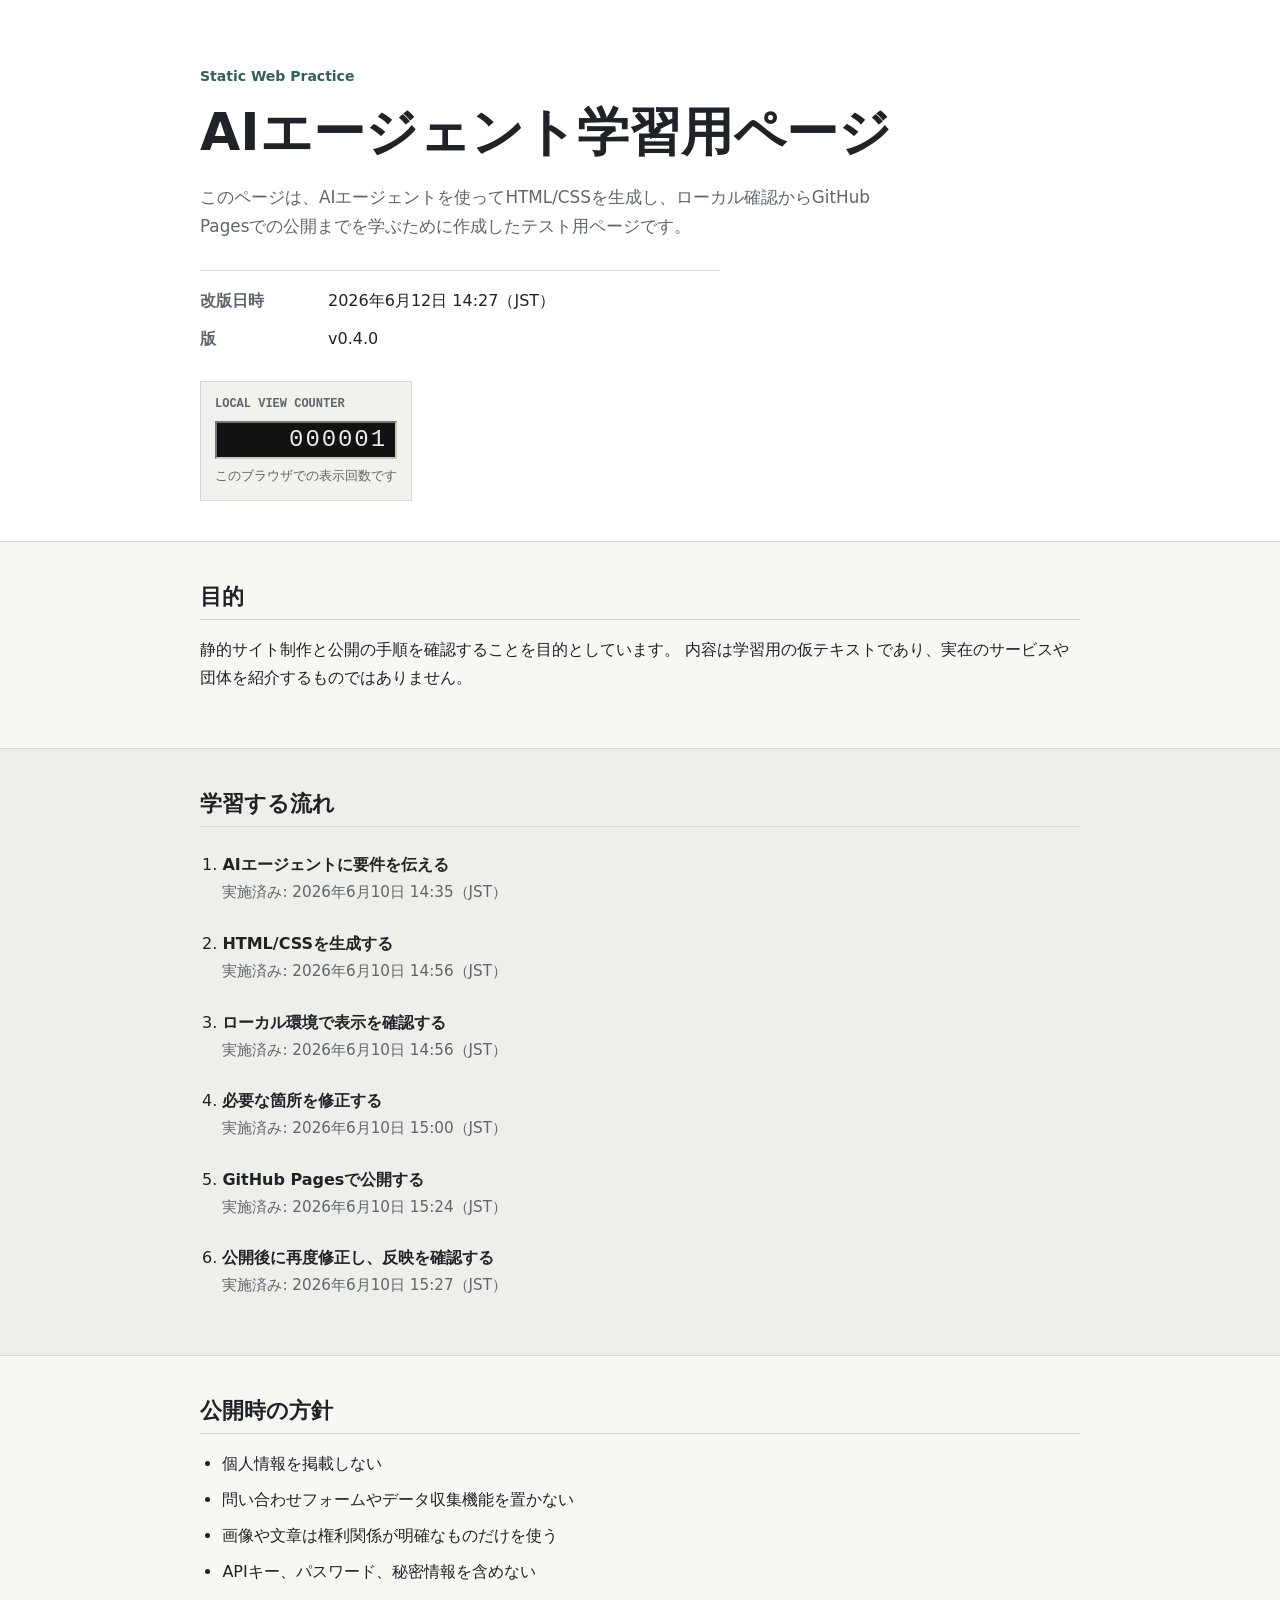
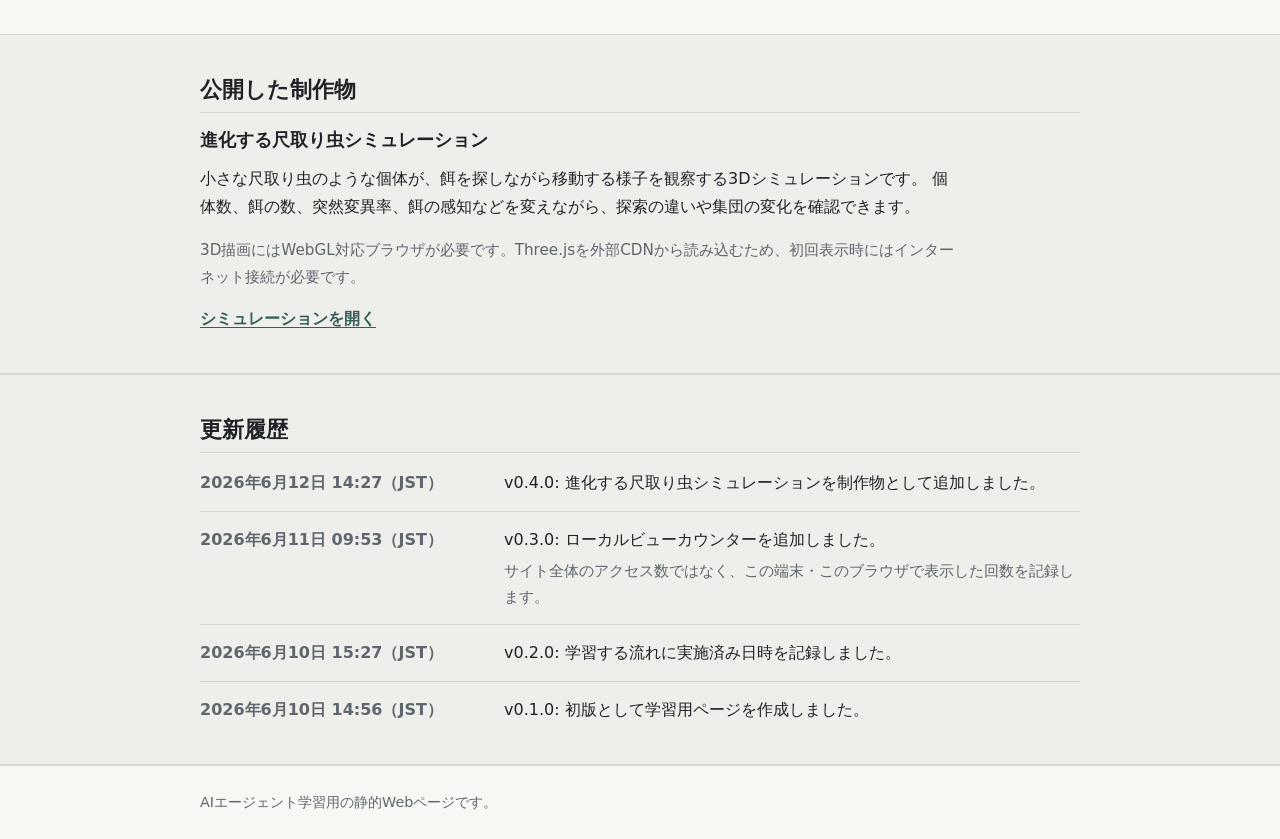
<file: index.html>
<!doctype html>
<html lang="ja">
<head>
  <meta charset="utf-8">
  <meta name="viewport" content="width=device-width, initial-scale=1">
  <title>AIエージェント学習用ページ</title>
  <meta name="description" content="AIエージェントの学習用に作成した静的Webページです。">
  <link rel="stylesheet" href="styles.css">
  <script src="counter.js" defer></script>
</head>
<body>
  <header class="site-header">
    <div class="container">
      <p class="eyebrow">Static Web Practice</p>
      <h1>AIエージェント学習用ページ</h1>
      <p class="lead">
        このページは、AIエージェントを使ってHTML/CSSを生成し、ローカル確認からGitHub Pagesでの公開までを学ぶために作成したテスト用ページです。
      </p>
      <dl class="revision">
        <div>
          <dt>改版日時</dt>
          <dd><time datetime="2026-06-12T14:27:00+09:00">2026年6月12日 14:27（JST）</time></dd>
        </div>
        <div>
          <dt>版</dt>
          <dd>v0.4.0</dd>
        </div>
      </dl>
      <div class="view-counter" aria-label="このブラウザでの表示回数">
        <span class="counter-label">LOCAL VIEW COUNTER</span>
        <span class="counter-display" id="view-count" aria-live="polite">000001</span>
        <span class="counter-note">このブラウザでの表示回数です</span>
      </div>
      <noscript>
        <p class="counter-note">JavaScriptが無効のため、ビューカウンターは表示できません。</p>
      </noscript>
    </div>
  </header>

  <main>
    <section class="section">
      <div class="container">
        <h2>目的</h2>
        <p>
          静的サイト制作と公開の手順を確認することを目的としています。
          内容は学習用の仮テキストであり、実在のサービスや団体を紹介するものではありません。
        </p>
      </div>
    </section>

    <section class="section section-muted">
      <div class="container">
        <h2>学習する流れ</h2>
        <ol class="steps">
          <li>
            <span class="step-title">AIエージェントに要件を伝える</span>
            <span class="step-record">実施済み: <time datetime="2026-06-10T14:35:00+09:00">2026年6月10日 14:35（JST）</time></span>
          </li>
          <li>
            <span class="step-title">HTML/CSSを生成する</span>
            <span class="step-record">実施済み: <time datetime="2026-06-10T14:56:00+09:00">2026年6月10日 14:56（JST）</time></span>
          </li>
          <li>
            <span class="step-title">ローカル環境で表示を確認する</span>
            <span class="step-record">実施済み: <time datetime="2026-06-10T14:56:00+09:00">2026年6月10日 14:56（JST）</time></span>
          </li>
          <li>
            <span class="step-title">必要な箇所を修正する</span>
            <span class="step-record">実施済み: <time datetime="2026-06-10T15:00:00+09:00">2026年6月10日 15:00（JST）</time></span>
          </li>
          <li>
            <span class="step-title">GitHub Pagesで公開する</span>
            <span class="step-record">実施済み: <time datetime="2026-06-10T15:24:00+09:00">2026年6月10日 15:24（JST）</time></span>
          </li>
          <li>
            <span class="step-title">公開後に再度修正し、反映を確認する</span>
            <span class="step-record">実施済み: <time datetime="2026-06-10T15:27:00+09:00">2026年6月10日 15:27（JST）</time></span>
          </li>
        </ol>
      </div>
    </section>

    <section class="section">
      <div class="container">
        <h2>公開時の方針</h2>
        <ul class="policy-list">
          <li>個人情報を掲載しない</li>
          <li>問い合わせフォームやデータ収集機能を置かない</li>
          <li>画像や文章は権利関係が明確なものだけを使う</li>
          <li>APIキー、パスワード、秘密情報を含めない</li>
        </ul>
      </div>
    </section>

    <section class="section section-muted">
      <div class="container">
        <h2>公開した制作物</h2>
        <div class="work-item">
          <h3>進化する尺取り虫シミュレーション</h3>
          <p>
            小さな尺取り虫のような個体が、餌を探しながら移動する様子を観察する3Dシミュレーションです。
            個体数、餌の数、突然変異率、餌の感知などを変えながら、探索の違いや集団の変化を確認できます。
          </p>
          <p class="work-note">
            3D描画にはWebGL対応ブラウザが必要です。Three.jsを外部CDNから読み込むため、初回表示時にはインターネット接続が必要です。
          </p>
          <a class="text-link" href="simulations/inchworm/">シミュレーションを開く</a>
        </div>
      </div>
    </section>

    <section class="section section-muted">
      <div class="container">
        <h2>更新履歴</h2>
        <dl class="history-list">
          <div>
            <dt><time datetime="2026-06-12T14:27:00+09:00">2026年6月12日 14:27（JST）</time></dt>
            <dd>v0.4.0: 進化する尺取り虫シミュレーションを制作物として追加しました。</dd>
          </div>
          <div>
            <dt><time datetime="2026-06-11T09:53:00+09:00">2026年6月11日 09:53（JST）</time></dt>
            <dd>
              v0.3.0: ローカルビューカウンターを追加しました。
              <span class="history-note">サイト全体のアクセス数ではなく、この端末・このブラウザで表示した回数を記録します。</span>
            </dd>
          </div>
          <div>
            <dt><time datetime="2026-06-10T15:27:00+09:00">2026年6月10日 15:27（JST）</time></dt>
            <dd>v0.2.0: 学習する流れに実施済み日時を記録しました。</dd>
          </div>
          <div>
            <dt><time datetime="2026-06-10T14:56:00+09:00">2026年6月10日 14:56（JST）</time></dt>
            <dd>v0.1.0: 初版として学習用ページを作成しました。</dd>
          </div>
        </dl>
      </div>
    </section>
  </main>

  <footer class="site-footer">
    <div class="container">
      <p>AIエージェント学習用の静的Webページです。</p>
    </div>
  </footer>
</body>
</html>
</file>
<file: styles.css>
:root {
  color-scheme: light;
  --bg: #f7f7f4;
  --paper: #ffffff;
  --ink: #1f2328;
  --muted: #5f666d;
  --line: #d7d7d2;
  --accent: #365f5b;
}

* {
  box-sizing: border-box;
}

body {
  margin: 0;
  background: var(--bg);
  color: var(--ink);
  font-family: "Yu Gothic", "Hiragino Kaku Gothic ProN", Meiryo, system-ui, sans-serif;
  line-height: 1.75;
}

.container {
  width: min(100% - 32px, 880px);
  margin: 0 auto;
}

.site-header {
  padding: 64px 0 40px;
  border-bottom: 1px solid var(--line);
  background: var(--paper);
}

.eyebrow {
  margin: 0 0 12px;
  color: var(--accent);
  font-size: 0.875rem;
  font-weight: 700;
  letter-spacing: 0;
}

h1,
h2,
p {
  margin-top: 0;
}

h1 {
  margin-bottom: 20px;
  font-size: clamp(2rem, 5vw, 3.25rem);
  line-height: 1.2;
  letter-spacing: 0;
}

h2 {
  margin-bottom: 16px;
  padding-bottom: 8px;
  border-bottom: 1px solid var(--line);
  font-size: 1.35rem;
  line-height: 1.35;
  letter-spacing: 0;
}

.lead {
  max-width: 720px;
  margin-bottom: 28px;
  color: var(--muted);
  font-size: 1.05rem;
}

.revision {
  display: grid;
  gap: 10px;
  max-width: 520px;
  margin: 0;
  padding: 16px 0 0;
  border-top: 1px solid var(--line);
}

.revision div {
  display: grid;
  grid-template-columns: 7em 1fr;
  gap: 16px;
}

.revision dt {
  color: var(--muted);
  font-weight: 700;
}

.revision dd {
  margin: 0;
}

.view-counter {
  display: inline-grid;
  gap: 6px;
  margin-top: 28px;
  padding: 12px 14px;
  border: 1px solid var(--line);
  background: #f1f1ed;
}

.counter-label {
  color: var(--muted);
  font-family: Consolas, "Courier New", monospace;
  font-size: 0.75rem;
  font-weight: 700;
  letter-spacing: 0;
}

.counter-display {
  display: inline-block;
  min-width: 8ch;
  padding: 4px 8px;
  border: 2px inset #c9c9c4;
  background: #101214;
  color: #e8ece8;
  font-family: Consolas, "Courier New", monospace;
  font-size: 1.5rem;
  line-height: 1.1;
  letter-spacing: 0.08em;
  text-align: right;
}

.counter-note {
  margin: 0;
  color: var(--muted);
  font-size: 0.82rem;
}

.section {
  padding: 40px 0;
}

.section-muted {
  border-block: 1px solid var(--line);
  background: #eeeeea;
}

.steps,
.policy-list {
  margin: 0;
  padding-left: 1.4em;
}

.steps li,
.policy-list li {
  margin: 8px 0;
}

.steps li {
  padding: 8px 0;
}

.step-title,
.step-record {
  display: block;
}

.step-title {
  font-weight: 700;
}

.step-record {
  color: var(--muted);
  font-size: 0.95rem;
}

.work-item h3 {
  margin: 0 0 12px;
  font-size: 1.1rem;
  line-height: 1.35;
}

.work-item p {
  max-width: 760px;
}

.work-note {
  color: var(--muted);
  font-size: 0.95rem;
}

.text-link {
  display: inline-block;
  color: var(--accent);
  font-weight: 700;
  text-decoration: underline;
  text-underline-offset: 0.18em;
}

.text-link:hover {
  color: var(--ink);
}

.history-list {
  display: grid;
  gap: 14px;
  margin: 0;
}

.history-list div {
  display: grid;
  grid-template-columns: minmax(13em, 18em) 1fr;
  gap: 16px;
  padding-bottom: 14px;
  border-bottom: 1px solid var(--line);
}

.history-list div:last-child {
  padding-bottom: 0;
  border-bottom: 0;
}

.history-list dt {
  color: var(--muted);
  font-weight: 700;
}

.history-list dd {
  margin: 0;
}

.history-note {
  display: block;
  margin-top: 4px;
  color: var(--muted);
  font-size: 0.92rem;
}

.site-footer {
  padding: 24px 0;
  border-top: 1px solid var(--line);
  color: var(--muted);
  font-size: 0.9rem;
}

.site-footer p {
  margin: 0;
}

@media (max-width: 560px) {
  .site-header {
    padding: 44px 0 32px;
  }

  .section {
    padding: 32px 0;
  }

  .revision div {
    grid-template-columns: 1fr;
    gap: 2px;
  }

  .history-list div {
    grid-template-columns: 1fr;
    gap: 4px;
  }
}
</file>
